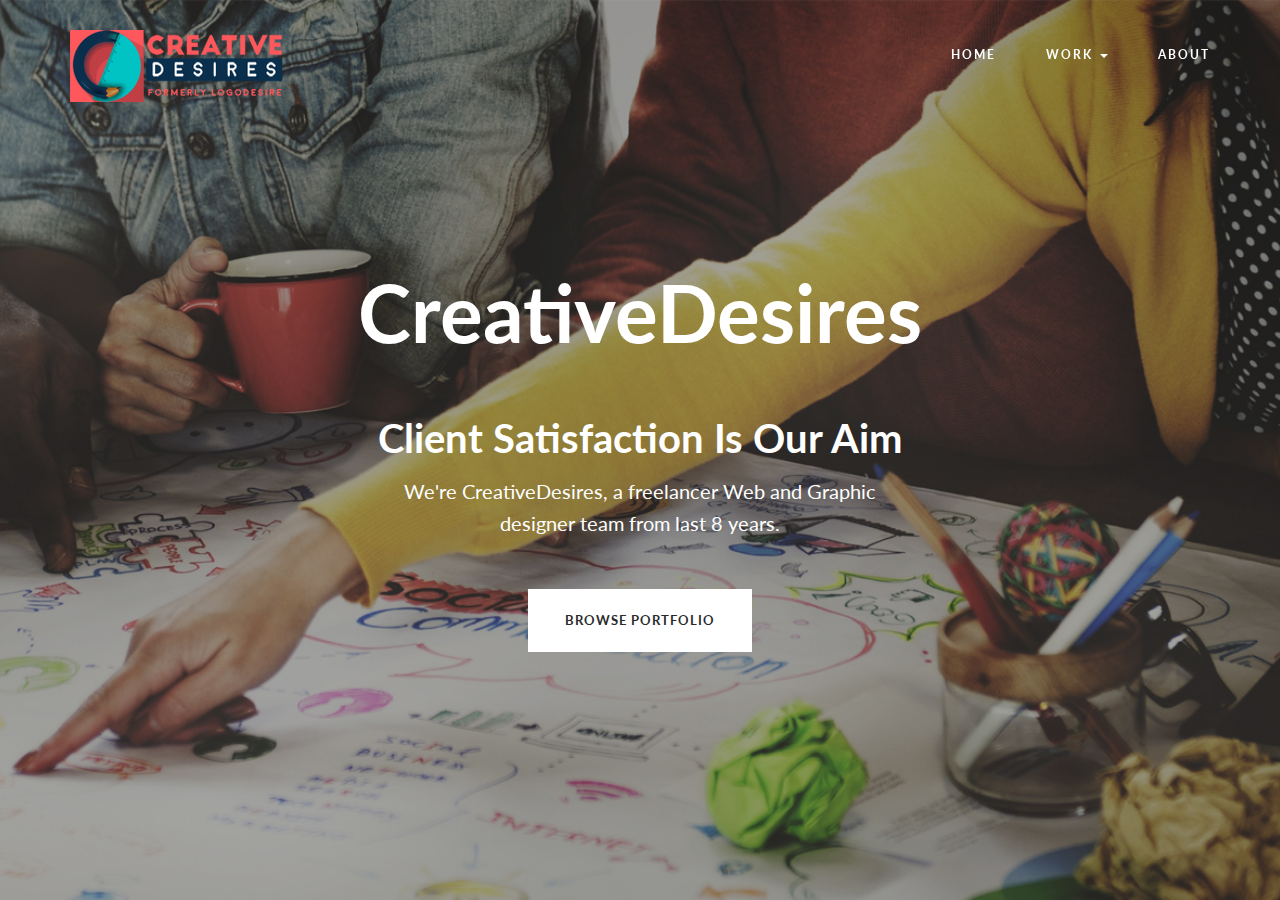
<file: index.html>
<!DOCTYPE html>
<html lang="en">
<head>
  <meta charset="utf-8">
  <meta http-equiv="X-UA-Compatible" content="IE=edge">
  <meta name="viewport" content="width=device-width, initial-scale=1">
  <!-- The above 3 meta tags *must* come first in the head; any other head content must come *after* these tags -->

  <title>Home | CreativeDesires</title>

  <link rel="apple-touch-icon" sizes="57x57" href="assets/images/apple-icon-57x57.png">

    <link rel="apple-touch-icon" sizes="60x60" href="assets/images/apple-icon-60x60.png">

    <link rel="apple-touch-icon" sizes="72x72" href="assets/images/apple-icon-72x72.png">

    <link rel="apple-touch-icon" sizes="76x76" href="assets/images/apple-icon-76x76.png">

    <link rel="apple-touch-icon" sizes="114x114" href="assets/images/apple-icon-114x114.png">

    <link rel="apple-touch-icon" sizes="120x120" href="assets/images/apple-icon-120x120.png">

    <link rel="apple-touch-icon" sizes="144x144" href="assets/images/apple-icon-144x144.png">

    <link rel="apple-touch-icon" sizes="152x152" href="assets/images/apple-icon-152x152.png">

    <link rel="apple-touch-icon" sizes="180x180" href="assets/images/apple-icon-180x180.png">

    <link rel="icon" type="png" sizes="192x192"  href="assets/images/android-icon-192x192.png">

    <link rel="icon" type="png" sizes="32x32" href="assets/images/favicon-32x32.png">

    <link rel="icon" type="png" sizes="96x96" href="assets/images/favicon-96x96.png">

    <link rel="icon" type="png" sizes="16x16" href="assets/images/favicon-16x16.png">

    <link rel="manifest" href="assets/images/manifest.json">

  <!-- Fonts -->
  <link href="https://fonts.googleapis.com/css?family=Lato:400,400i,700" rel="stylesheet">
  <link href="assets/vendor/fontawasome/css/font-awesome.min.css" rel="stylesheet" />

  <!-- CSS -->
  <link href="assets/vendor/bootstrap/css/bootstrap.min.css" rel="stylesheet" />
  <link href="assets/vendor/lity/lity.min.css" rel="stylesheet" />

  <!-- Main CSS-->
  <link href="assets/css/style.css" rel="stylesheet" />

  <!-- HTML5 shim and Respond.js for IE8 support of HTML5 elements and media queries -->
  <!-- WARNING: Respond.js doesn't work if you view the page via file:// -->
  <!--[if lt IE 9]>
    <script src="https://oss.maxcdn.com/html5shiv/3.7.2/html5shiv.min.js"></script>
    <script src="https://oss.maxcdn.com/respond/1.4.2/respond.min.js"></script>
  <![endif]-->

</head>
<body class="white-nav">


<nav class="navbar navbar-default navbar-fixed-top" id="nav">
  <div class="container">

    <div class="navbar-header">
      <button type="button" class="navbar-toggle collapsed" data-toggle="collapse" data-target="#bs-example-navbar-collapse-1" aria-expanded="false">
        <span class="sr-only">Toggle navigation</span>
        <span class="icon-bar"></span>
        <span class="icon-bar"></span>
        <span class="icon-bar"></span>
      </button>
      <a href="index.html" class=""><img src="assets/images/logo.png" alt=""></a>
    </div> <!-- /.navbar-header -->

    <div class="collapse navbar-collapse" id="bs-example-navbar-collapse-1">
      <ul class="nav navbar-nav navbar-right">
        <li>
          <a href="index.html">Home </a>

        </li>

        <li class="dropdown">
          <a href="#" class="dropdown-toggle" data-toggle="dropdown" role="button" aria-haspopup="true" aria-expanded="false">Work <span class="caret"></span></a>
          <ul class="dropdown-menu">
            <li><a  href="logo.html">Logo</a></li>
            <li><a href="business-cards.html">Business Card</a></li>
            <li><a href="illustrations.html">Illustrations</a></li>
            <li><a href="brochure.html">Brochure</a></li>
			<li><a href="tshirt.html">Tshirt</a></li>
            <li><a href="website.html">Websites</a></li>
            <li><a href="app.html">App</a></li>
            
           
          </ul>
        </li>

        <li class=''>
          <a class='' href="about.html">About </a>

        </li>



      
      </ul>
    </div> <!-- /.collapse -->

  </div> <!-- /.container -->
</nav>


<div class="intro7">
  <div class="content">
    <h1 class="scrollreveal">CreativeDesires</h1>
    <h2 class="scrollreveal">Client Satisfaction Is Our Aim</h2>

    <p class="scrollreveal">We're CreativeDesires, a freelancer Web and Graphic designer team from last 8 years.</p>

    <div class="scrollreveal">
      <a href="logo.html" class="btn btn-white">Browse Portfolio</a>
    </div>
  </div> <!-- /.content -->
</div> <!-- /.intro7 -->


<script src="assets/js/jquery-2.2.4.min.js"></script>
<script src="assets/vendor/bootstrap/js/bootstrap.min.js"></script>
<script src="assets/vendor/scrollreveal/scrollreveal.min.js"></script>
<script src="assets/vendor/lity/lity.min.js"></script>
<script src="assets/vendor/match-height/jquery.matchHeight-min.js"></script>
<script src="assets/contact-form/js/validator.min.js"></script>
<script src="assets/contact-form/js/form-scripts.js"></script>
<script src="assets/js/scripts.js"></script>
</body>
</html>
</file>
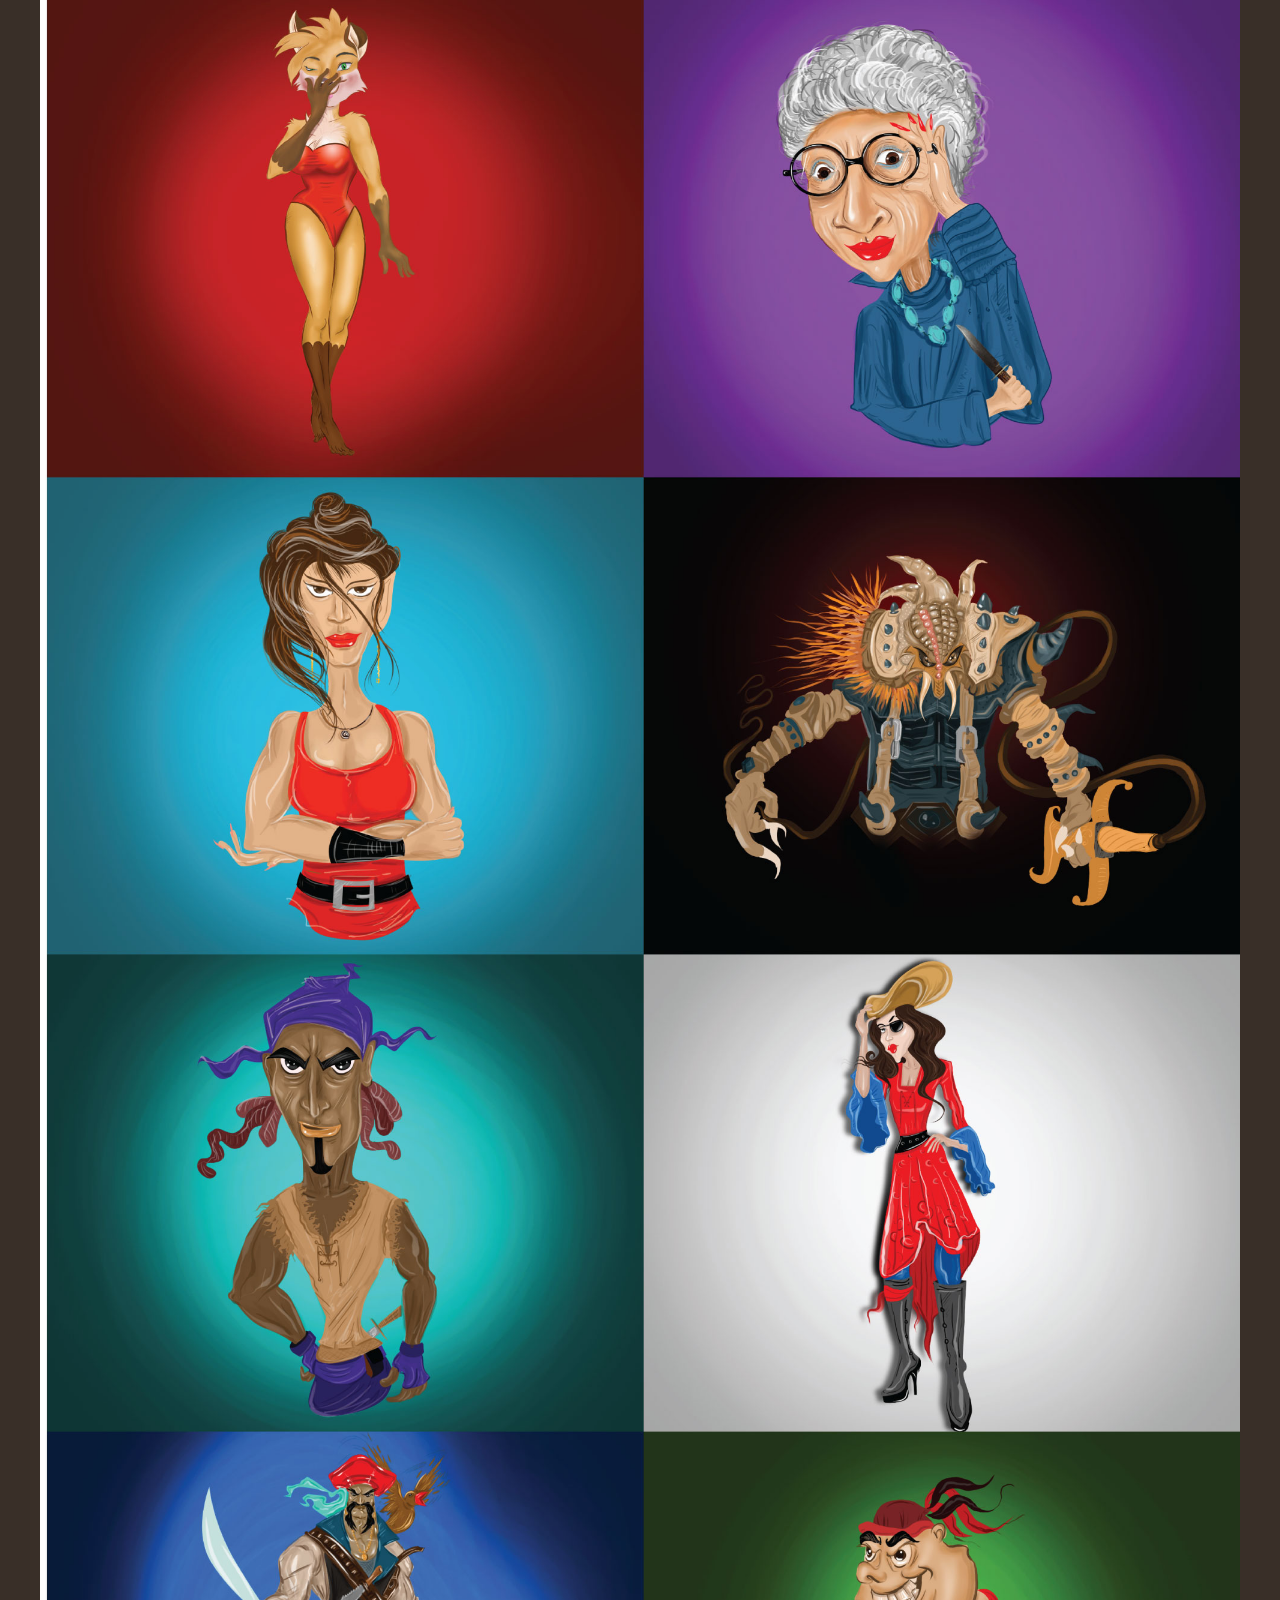
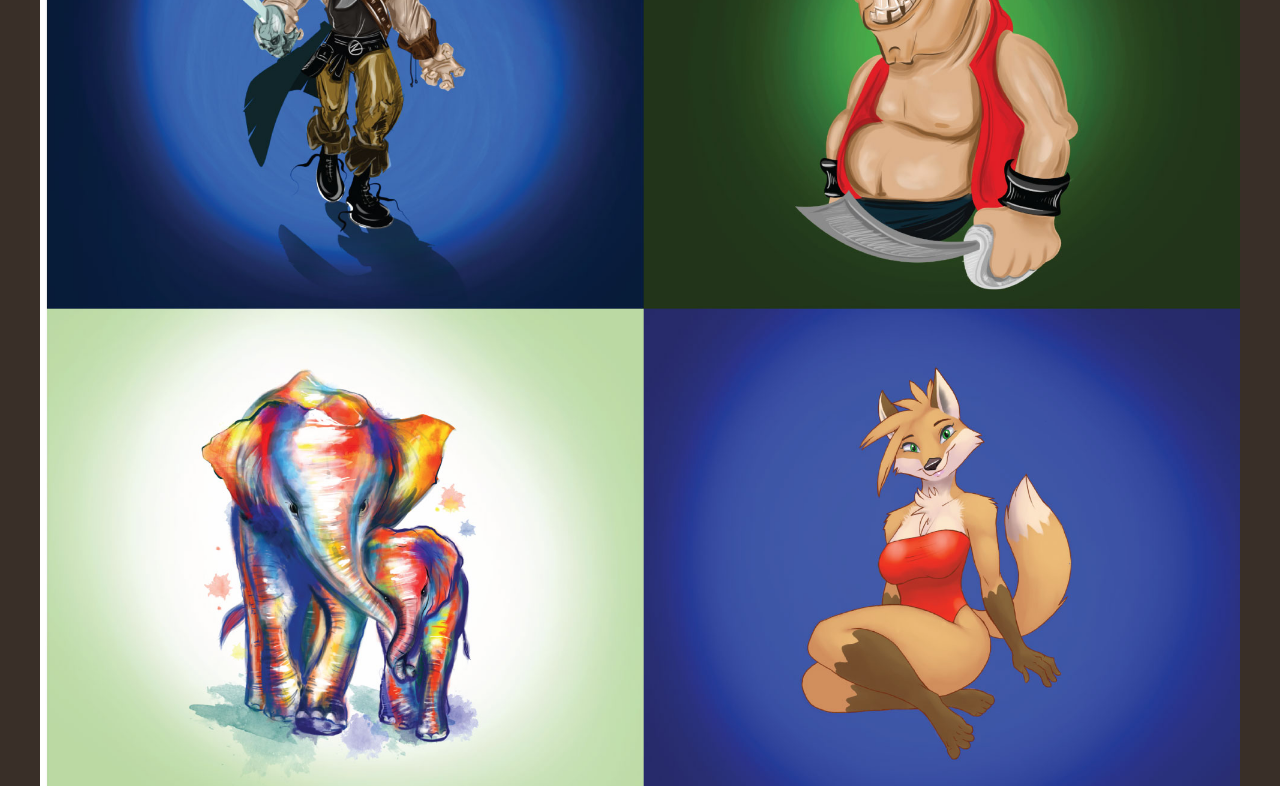
<file: samples/illustration/index.html>
<!doctype html>
<html class="no-js" lang="en">

<head>
    <meta charset="utf-8">
    <meta http-equiv="x-ua-compatible" content="ie=edge">
    <title>Illustration mock up</title>
    <meta name="description" content="">
    <meta name="viewport" content="width=device-width, initial-scale=1">
    <link rel="shortcut icon" href="favicon.ico" type="image/x-icon" />
    <!--=== Reset Css ===-->
    <link rel="stylesheet" href="assets/css/normalize.css">
    <!--=== Animate ===-->
    <link rel="stylesheet" href="assets/css/plugin/animate.css">
    <!--=== Hover Animation ===-->
    <link rel="stylesheet" href="assets/css/plugin/hover-min.css">
    <!--=== Bootstrap ===-->
    <link rel="stylesheet" href="assets/css/bootstrap.min.css">
    <!--=== Fontawesome icon ===-->
    <link rel="stylesheet" href="assets/css/fontawesome-all.min.css">
    <!--=== Owl carousel ===-->
    <link rel="stylesheet" href="assets/css/plugin/owl.carousel.min.css">
    <!--=== Magnific PopUp ===-->
    <link rel="stylesheet" href="assets/css/plugin/magnific-popup.css">
    <!--=== Main Css ===-->
    <link rel="stylesheet" href="assets/css/style.css">
    <!--=== Responsive Css ===-->
    <link rel="stylesheet" href="assets/css/responsive.css">
    <script src="assets/js/vendor/modernizr-2.8.3.min.js"></script>
</head>

<body>
    <!--[if lt IE 8]>
            <p class="browserupgrade">You are using an <strong>outdated</strong> browser. Please <a href="http://browsehappy.com/">upgrade your browser</a> to improve your experience.</p>
        <![endif]-->
    <!--===============================================================================-->

    <!--====== Header Start ======-->



   
<main>
  <div class="hero">
   
    <img src="assets/img/cloud.jpg" />
   
  </div>
 
</main



    <!--==================================================================-->
    <script type="text/javascript" src="assets/js/jquery-3.2.0.min.js"></script>
    <script>
        window.jQuery || document.write('<script src="assets/js/vendor/jquery-1.12.0.min.js"><\/script>')

    </script>
    <!--=== All Plugin ===-->
    <script type="text/javascript" src="assets/js/bootstrap.min.js"></script>
    <script type="text/javascript" src="assets/js/plugin/wow.min.js"></script>
    <script type="text/javascript" src="assets/js/plugin/owl.carousel.min.js"></script>
    <script type="text/javascript" src="assets/js/plugin/jquery.magnific-popup.min.js"></script>

    <!--=== All Active ===-->
    <script type="text/javascript" src="assets/js/main.js"></script>

</body>

</html>
</file>
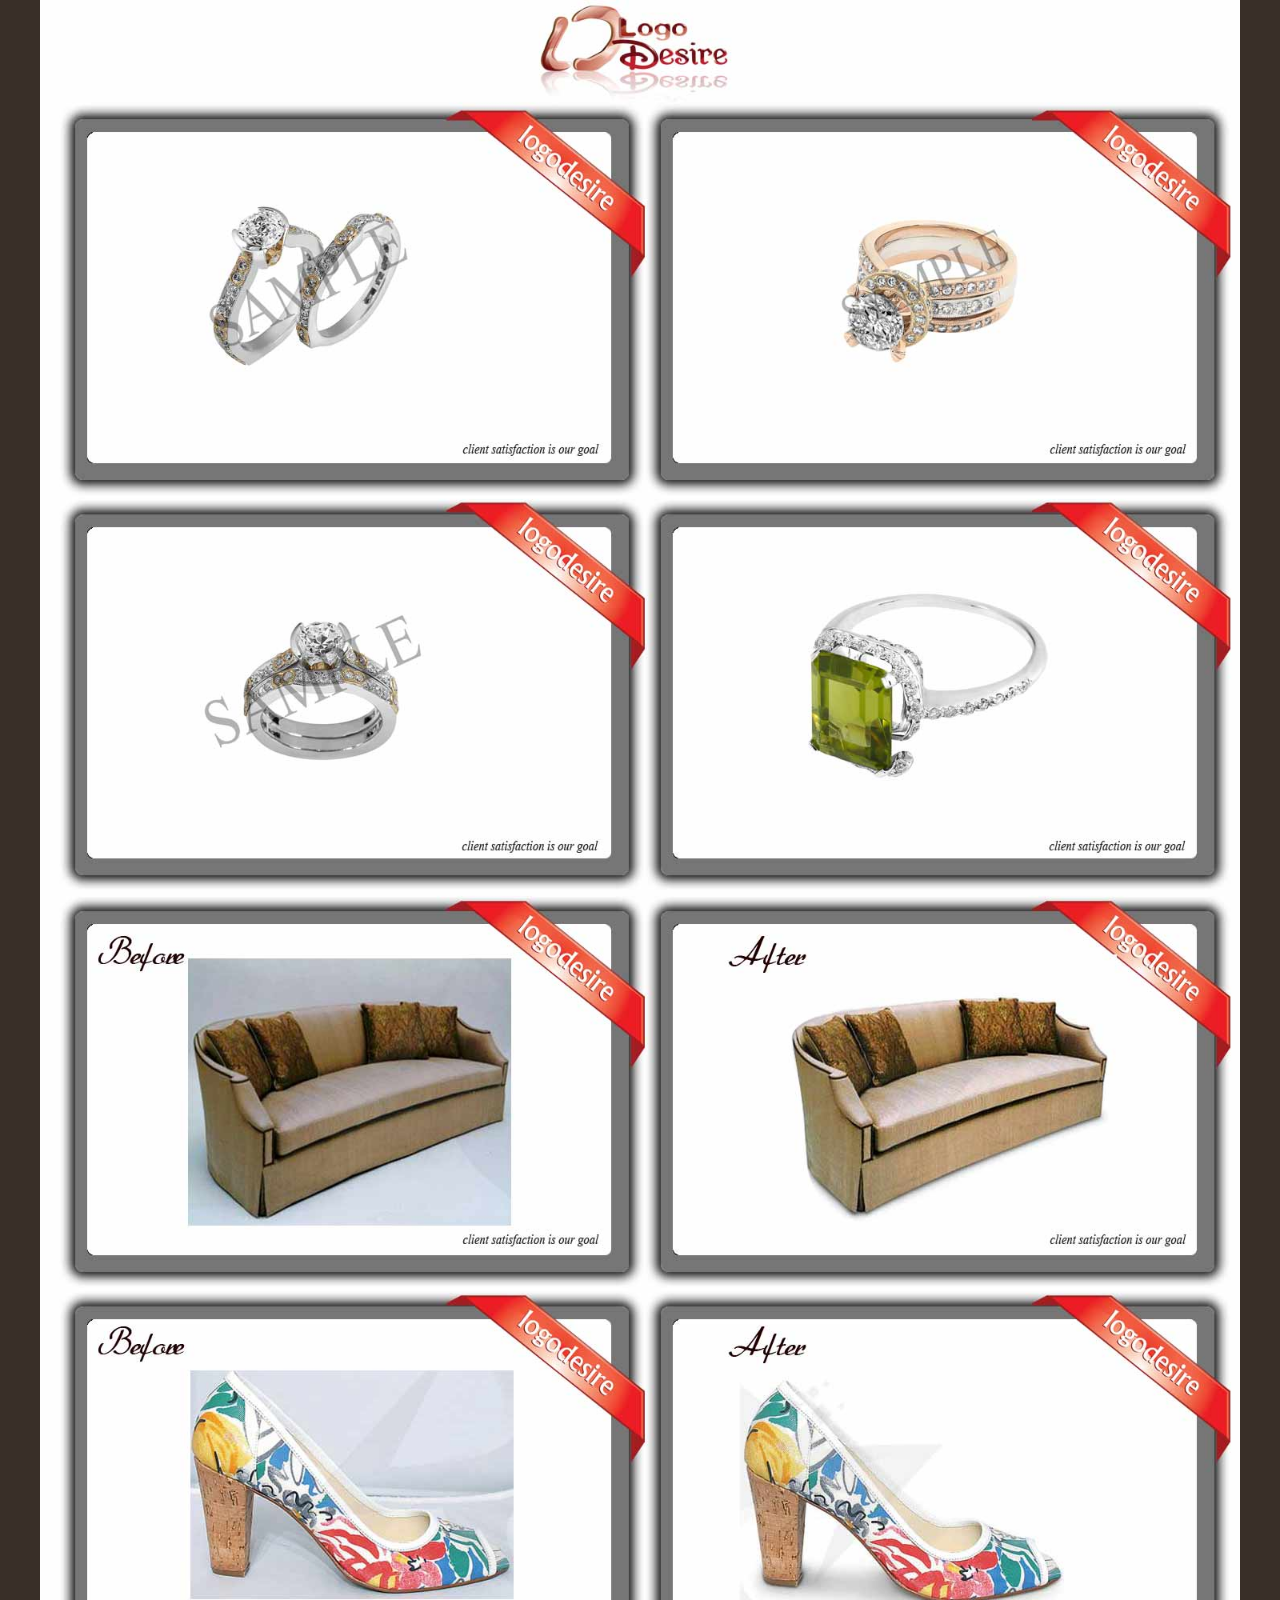
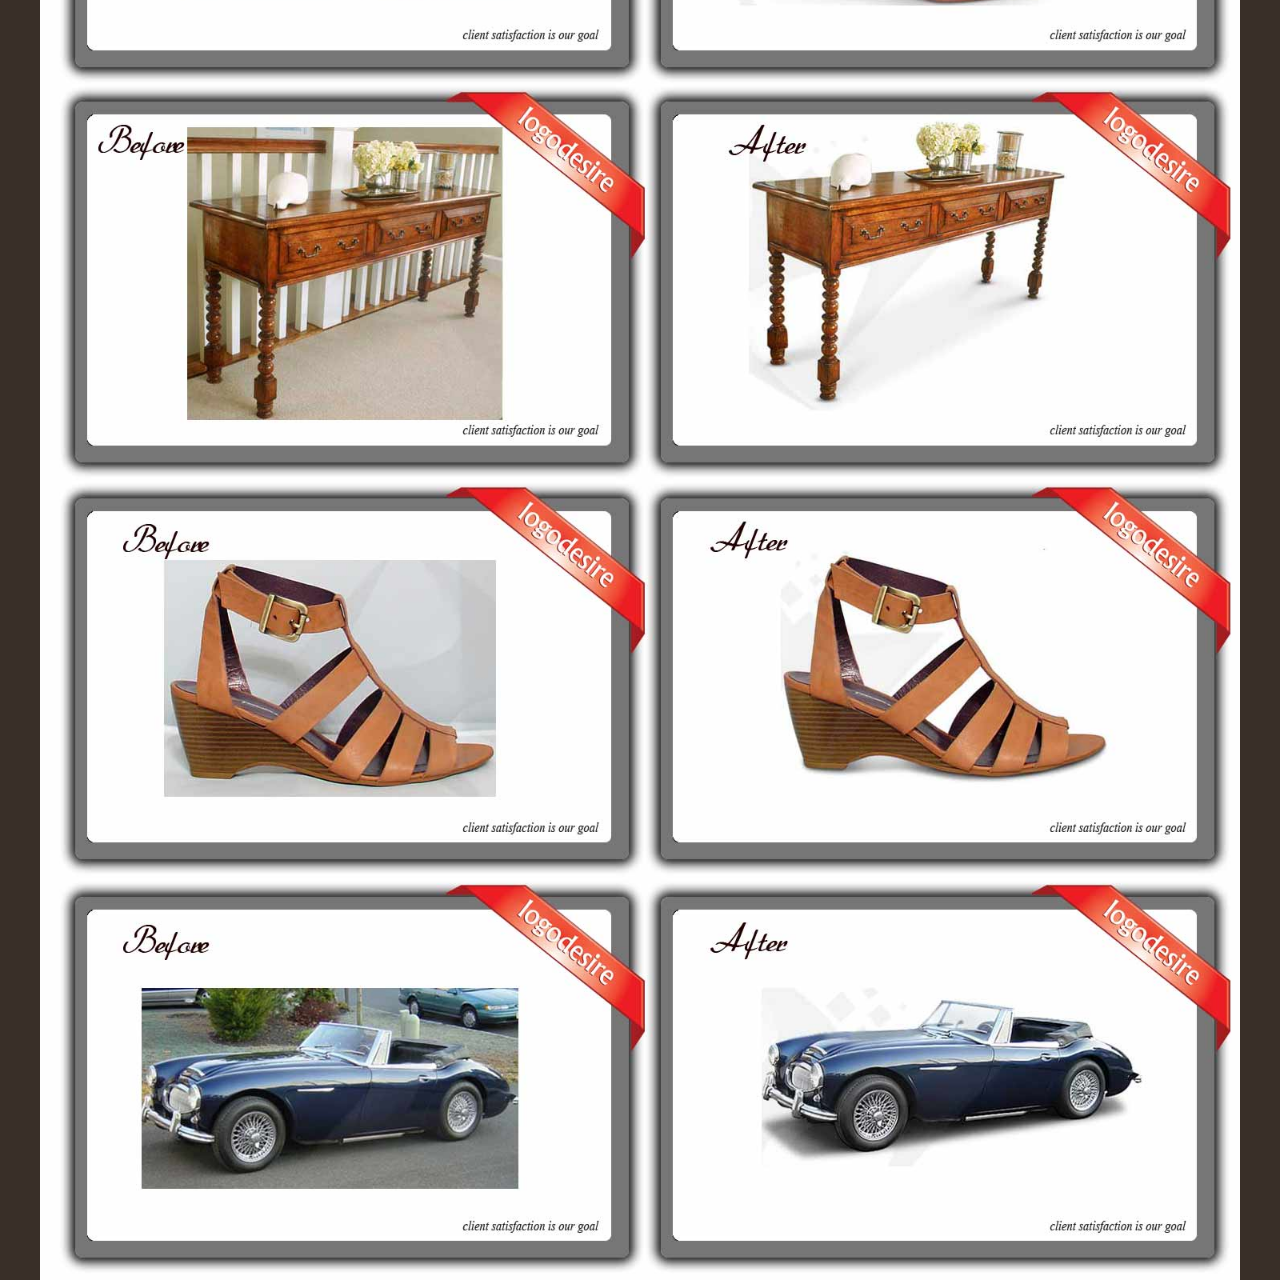
<file: samples/retouch/index.html>
<!doctype html>
<html class="no-js" lang="en">

<head>
    <meta charset="utf-8">
    <meta http-equiv="x-ua-compatible" content="ie=edge">
    <title>Retouch mock up</title>
    <meta name="description" content="">
    <meta name="viewport" content="width=device-width, initial-scale=1">
    <link rel="shortcut icon" href="favicon.ico" type="image/x-icon" />
    <!--=== Reset Css ===-->
    <link rel="stylesheet" href="assets/css/normalize.css">
    <!--=== Animate ===-->
    <link rel="stylesheet" href="assets/css/plugin/animate.css">
    <!--=== Hover Animation ===-->
    <link rel="stylesheet" href="assets/css/plugin/hover-min.css">
    <!--=== Bootstrap ===-->
    <link rel="stylesheet" href="assets/css/bootstrap.min.css">
    <!--=== Fontawesome icon ===-->
    <link rel="stylesheet" href="assets/css/fontawesome-all.min.css">
    <!--=== Owl carousel ===-->
    <link rel="stylesheet" href="assets/css/plugin/owl.carousel.min.css">
    <!--=== Magnific PopUp ===-->
    <link rel="stylesheet" href="assets/css/plugin/magnific-popup.css">
    <!--=== Main Css ===-->
    <link rel="stylesheet" href="assets/css/style.css">
    <!--=== Responsive Css ===-->
    <link rel="stylesheet" href="assets/css/responsive.css">
    <script src="assets/js/vendor/modernizr-2.8.3.min.js"></script>
</head>

<body>
    <!--[if lt IE 8]>
            <p class="browserupgrade">You are using an <strong>outdated</strong> browser. Please <a href="http://browsehappy.com/">upgrade your browser</a> to improve your experience.</p>
        <![endif]-->
    <!--===============================================================================-->

    <!--====== Header Start ======-->



   
<main>
  <div class="hero">
   
    <img src="assets/img/cloud.jpg" />
   
  </div>
 
</main



    <!--==================================================================-->
    <script type="text/javascript" src="assets/js/jquery-3.2.0.min.js"></script>
    <script>
        window.jQuery || document.write('<script src="assets/js/vendor/jquery-1.12.0.min.js"><\/script>')

    </script>
    <!--=== All Plugin ===-->
    <script type="text/javascript" src="assets/js/bootstrap.min.js"></script>
    <script type="text/javascript" src="assets/js/plugin/wow.min.js"></script>
    <script type="text/javascript" src="assets/js/plugin/owl.carousel.min.js"></script>
    <script type="text/javascript" src="assets/js/plugin/jquery.magnific-popup.min.js"></script>

    <!--=== All Active ===-->
    <script type="text/javascript" src="assets/js/main.js"></script>

</body>

</html>
</file>
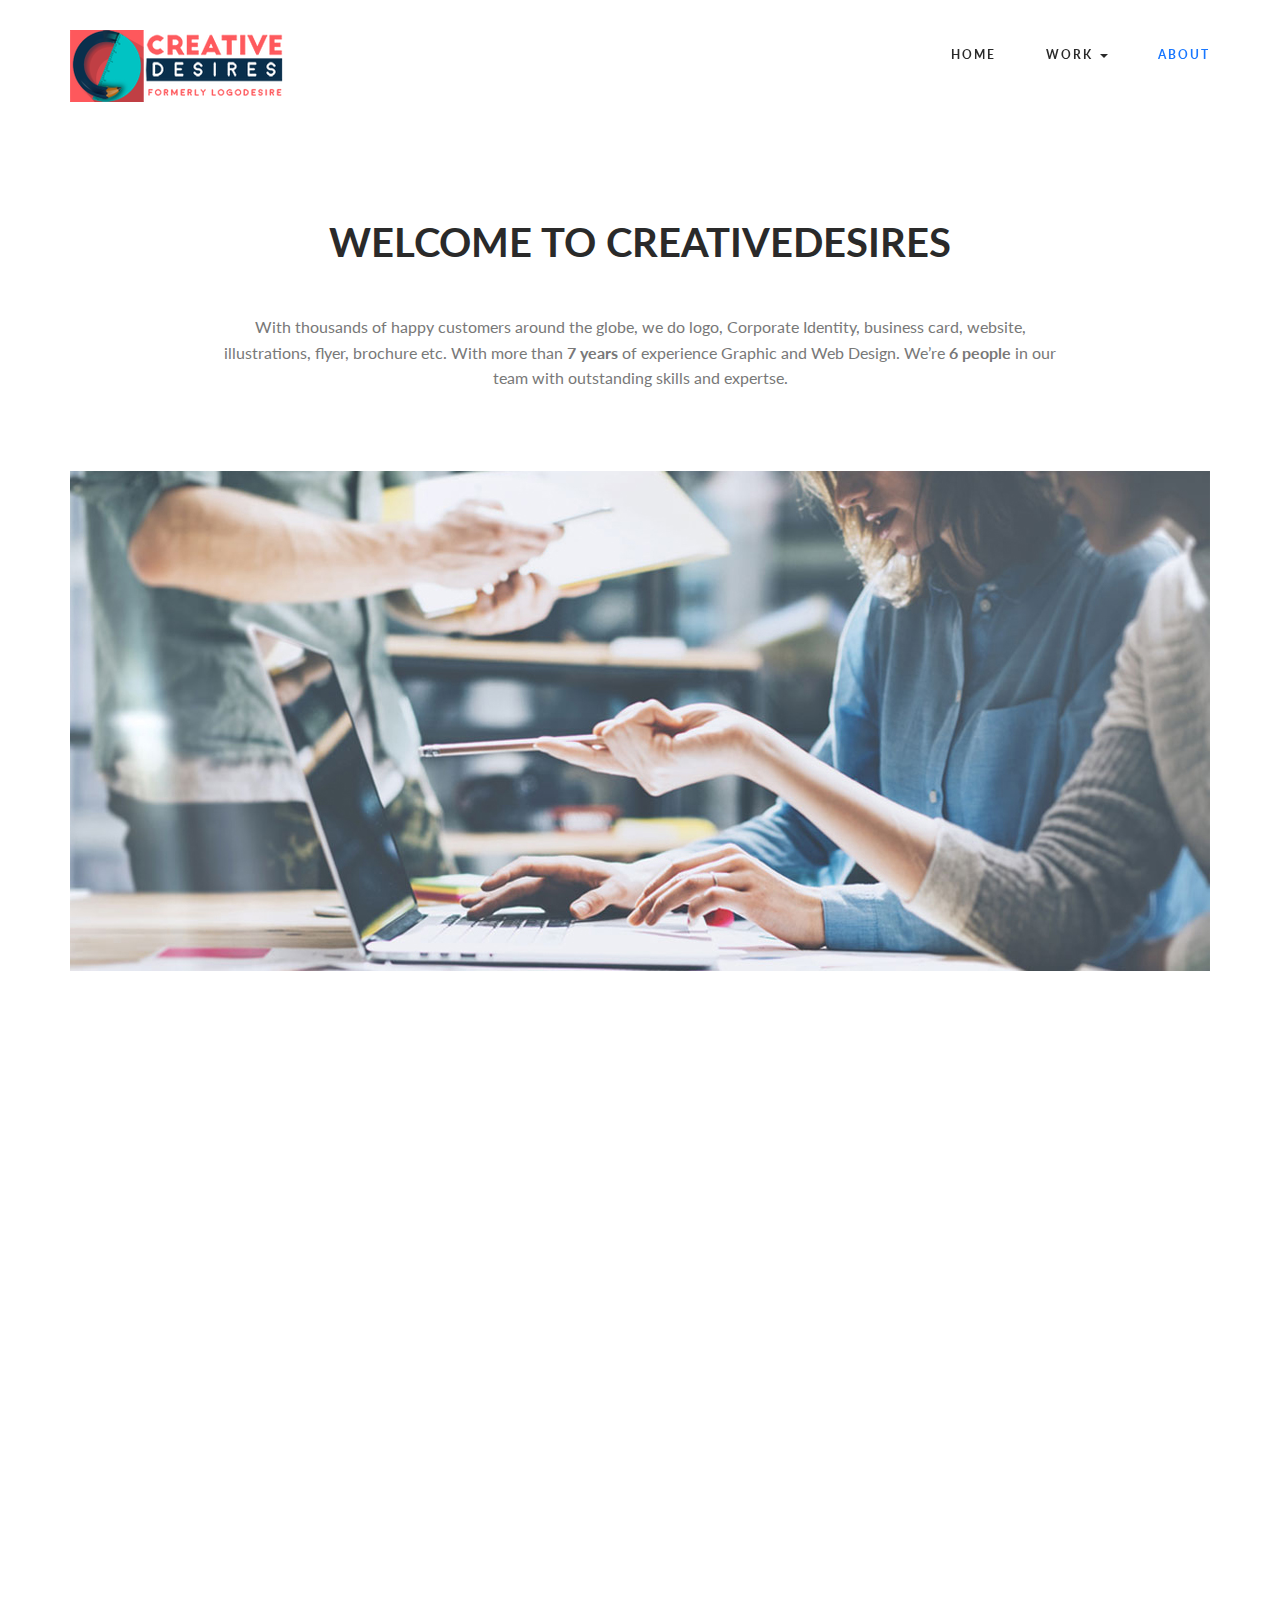
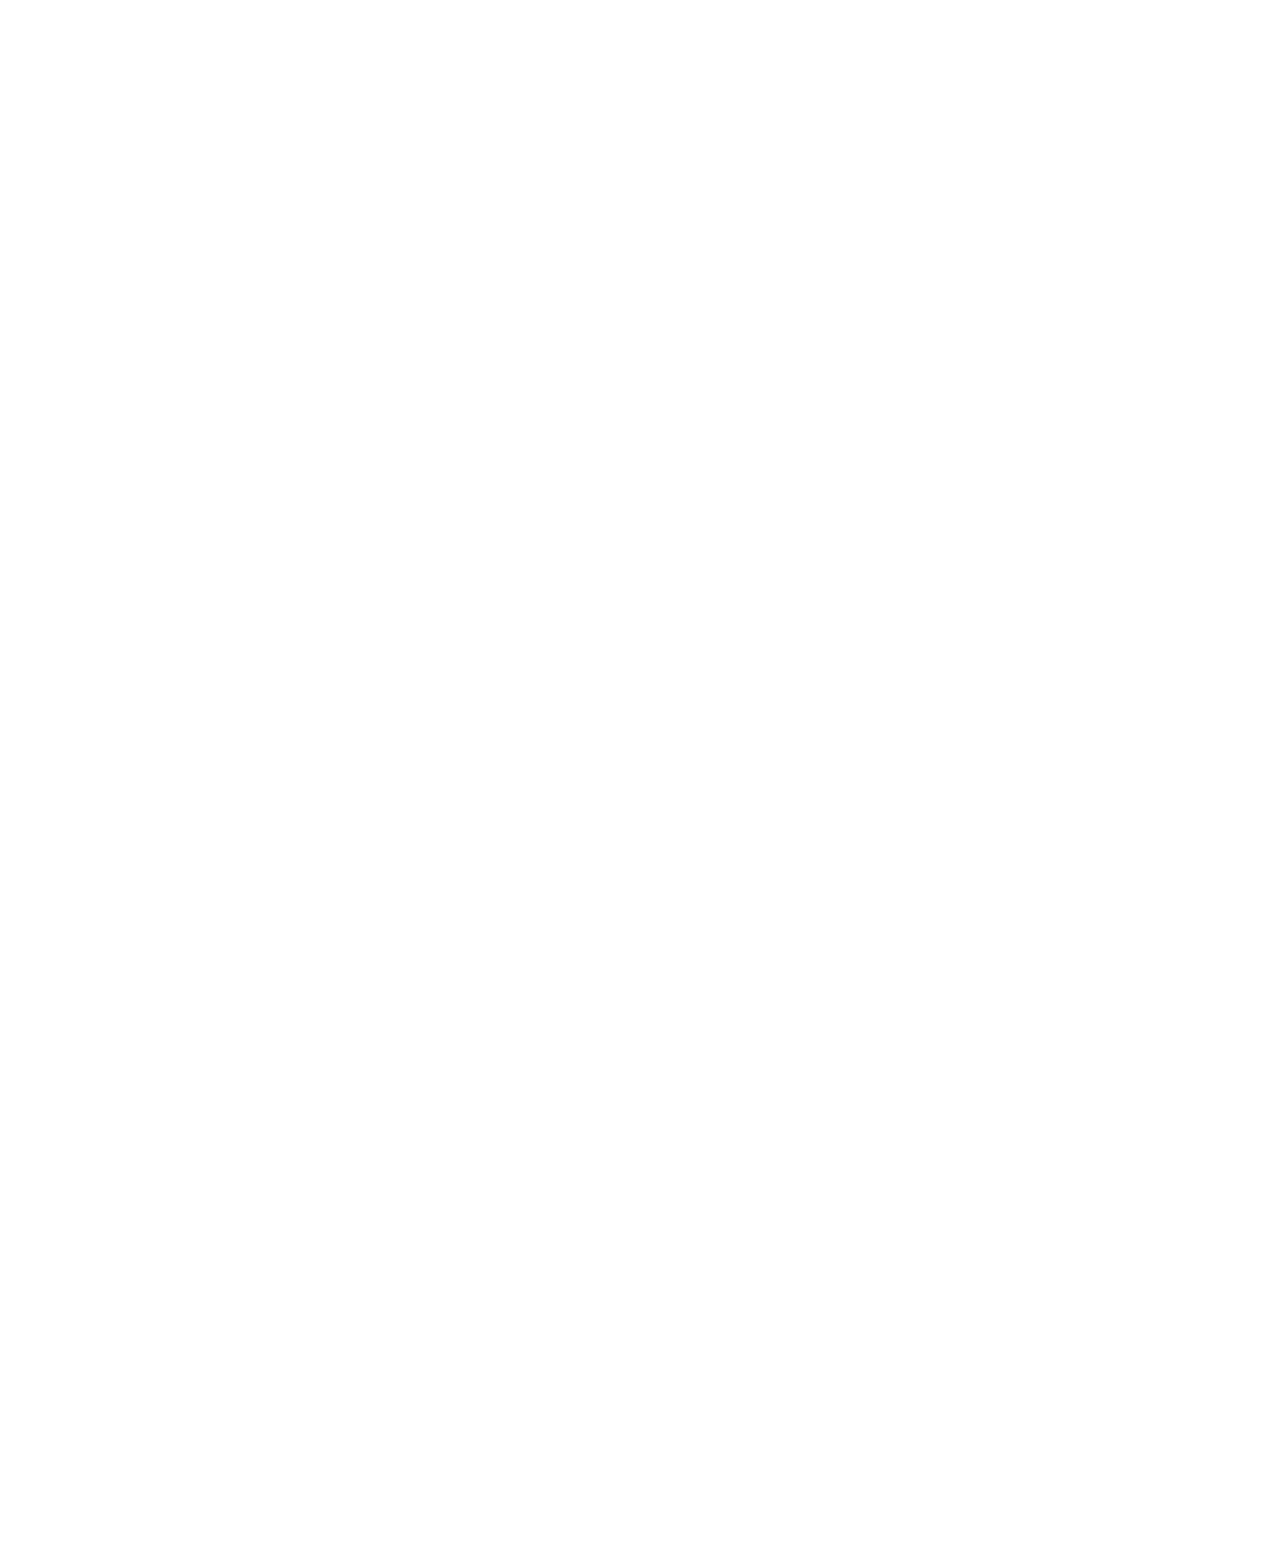
<file: about.html>
<!DOCTYPE html>
<html lang="en">
<head>
  <meta charset="utf-8">
  <meta http-equiv="X-UA-Compatible" content="IE=edge">
  <meta name="viewport" content="width=device-width, initial-scale=1">
  <!-- The above 3 meta tags *must* come first in the head; any other head content must come *after* these tags -->

  <title>About | CreativeDesires</title>

  <link rel="apple-touch-icon" sizes="57x57" href="assets/images/apple-icon-57x57.png">

    <link rel="apple-touch-icon" sizes="60x60" href="assets/images/apple-icon-60x60.png">

    <link rel="apple-touch-icon" sizes="72x72" href="assets/images/apple-icon-72x72.png">

    <link rel="apple-touch-icon" sizes="76x76" href="assets/images/apple-icon-76x76.png">

    <link rel="apple-touch-icon" sizes="114x114" href="assets/images/apple-icon-114x114.png">

    <link rel="apple-touch-icon" sizes="120x120" href="assets/images/apple-icon-120x120.png">

    <link rel="apple-touch-icon" sizes="144x144" href="assets/images/apple-icon-144x144.png">

    <link rel="apple-touch-icon" sizes="152x152" href="assets/images/apple-icon-152x152.png">

    <link rel="apple-touch-icon" sizes="180x180" href="assets/images/apple-icon-180x180.png">

    <link rel="icon" type="png" sizes="192x192"  href="assets/images/android-icon-192x192.png">

    <link rel="icon" type="png" sizes="32x32" href="assets/images/favicon-32x32.png">

    <link rel="icon" type="png" sizes="96x96" href="assets/images/favicon-96x96.png">

    <link rel="icon" type="png" sizes="16x16" href="assets/images/favicon-16x16.png">

    <link rel="manifest" href="assets/images/manifest.json">

  <!-- Fonts -->
  <link href="https://fonts.googleapis.com/css?family=Lato:400,400i,700" rel="stylesheet">
  <link href="assets/vendor/fontawasome/css/font-awesome.min.css" rel="stylesheet" />

  <!-- CSS -->
  <link href="assets/vendor/bootstrap/css/bootstrap.min.css" rel="stylesheet" />
  <link href="assets/vendor/lity/lity.min.css" rel="stylesheet" />

  <!-- Main CSS-->
  <link href="assets/css/style.css" rel="stylesheet" />

  <!-- HTML5 shim and Respond.js for IE8 support of HTML5 elements and media queries -->
  <!-- WARNING: Respond.js doesn't work if you view the page via file:// -->
  <!--[if lt IE 9]>
    <script src="https://oss.maxcdn.com/html5shiv/3.7.2/html5shiv.min.js"></script>
    <script src="https://oss.maxcdn.com/respond/1.4.2/respond.min.js"></script>
  <![endif]-->

</head>
<body>


<nav class="navbar navbar-default navbar-fixed-top" id="nav">
  <div class="container">

    <div class="navbar-header">
      <button type="button" class="navbar-toggle collapsed" data-toggle="collapse" data-target="#bs-example-navbar-collapse-1" aria-expanded="false">
        <span class="sr-only">Toggle navigation</span>
        <span class="icon-bar"></span>
        <span class="icon-bar"></span>
        <span class="icon-bar"></span>
      </button>
      <a href="index.html" class=""><img src="assets/images/logo.png" alt=""></a>
    </div> <!-- /.navbar-header -->

    <div class="collapse navbar-collapse" id="bs-example-navbar-collapse-1">
      <ul class="nav navbar-nav navbar-right">
        <li> <a href="index.html">Home </a>
          
        </li>

        <li class="dropdown">
          <a href="#" class="dropdown-toggle" data-toggle="dropdown" role="button" aria-haspopup="true" aria-expanded="false">Work <span class="caret"></span></a>
          <ul class="dropdown-menu">
            <li><a  href="logo.html">Logo</a></li>
            <li><a href="business-cards.html">Business Card</a></li>
            <li><a href="illustrations.html">Illustrations</a></li>
            <li><a href="brochure.html">Brochure</a></li><li><a  href="tshirt.html">Tshirt</a></li>
            <li><a href="website.html">Websites</a></li>
            <li><a href="app.html">App</a></li>
            
           
          </ul>
        </li>

        <li class='current'>
          <a class='current' href="about.html">About </a>
          
        </li>

        

     
      </ul>
    </div> <!-- /.collapse -->

  </div> <!-- /.container -->
</nav>


<div class="about-agency">
  <div class="container">

    <div class="agency-intro">
      <h1 class="scrollreveal">WELCOME TO CREATIVEDESIRES</h1>
      <p class="scrollreveal">With thousands of happy customers around the globe, we do logo, Corporate Identity, business card, website, illustrations, flyer, brochure etc. With more than <strong>7 years</strong> of experience Graphic and Web Design. We’re <strong>6 people</strong> in our team with outstanding skills and expertse.</p>

      <img src="assets/images/about.jpg" class="img-responsive scrollreveal" alt="" />

    </div> <!-- /.agency-intro -->

    <div class="services">
      <h1 class="scrollreveal">What we can do for you</h1>
      <p class="scrollreveal">I'm afraid I just blue myself. But I bought a yearbook ad from you, doesn't that mean anything anymore? We just call it a sausage.</p>

      <div class="row">
        
        <div class="col-md-3 col-sm-4 col-md-push-2">
          <div class="service-item scrollreveal">
            <ul class="list-unstyled">
              <li><i class="fa fa-eye"></i><h3>Identity</h3></li>
              <li>Brand Development</li>
              <li>Logo Design</li>
              <li>Strategy</li>
              <li>Type Design</li>
            </ul>
          </div> <!-- /.service-item -->
        </div> <!-- /.col-md-3 -->

        <div class="col-md-3 col-sm-4 col-md-push-2">
          <div class="service-item scrollreveal">
            <ul class="list-unstyled">
              <li><i class="fa fa-paint-brush"></i><h3>Design</h3></li>
              <li>Advertisement Designs</li>
              <li>LSocial media Design</li>
              <li>PowerPoint Template</li>
              <li>Banner Design</li>
              <li>Flyer/Poster/Brochure Design</li>
            </ul>
          </div> <!-- /.service-item -->
        </div> <!-- /.col-md-3 -->

        <div class="col-md-3 col-sm-4 col-md-push-2">
          <div class="service-item scrollreveal">
            <ul class="list-unstyled">
              <li><i class="fa fa-code"></i><h3>Development</h3></li>
              <li>PSD to HTML5 based on Twitter Bootstrap</li>
              <li>WordPress theme Customization</li>
              <li>WordPress theme Development</li>
              <li>App UI design</li>
              <li>PSD website mock up</li>
            </ul>
          </div> <!-- /.service-item -->
        </div> <!-- /.col-md-3 -->

      </div> <!-- /.row -->
    </div> <!-- /.agency-services -->

   

    <div class="team">

      <div class="team-intro">
        <h1 class="scrollreveal">Meet the Team</h1>
        <p class="scrollreveal">We're CreativeDesires, a freelancer Web and Graphic designer team from last 6 years.
</p>
      </div> <!-- /.team-intro -->

      <div class="row">

        <div class="col-md-3 col-sm-6">
          <div class="team-member scrollreveal">
            <img src="assets/images/team-member1.jpg" class="img-responsive" alt="" />
            <p>Priyabrata Roy</p>
            <p class="team-role">CEO &amp; Co-Founder</p>
            <ul class="list-unstyled list-inline">
              <li><a href="#"><i class="fa fa-facebook"></i></a></li>
              <li><a href="#"><i class="fa fa-twitter"></i></a></li>
              <li><a href="#"><i class="fa fa-dribbble"></i></a></li>
            </ul>
          </div> <!-- /.team-member -->
        </div> <!-- /.col-md-3 -->

        <div class="col-md-3 col-sm-6">
          <div class="team-member scrollreveal">
            <img src="assets/images/team-member2.jpg" class="img-responsive" alt="" />
            <p>Sudip Roy</p>
            <p class="team-role">Co-Founder &amp; Lead Designer</p>
            <ul class="list-unstyled list-inline">
              <li><a href="#"><i class="fa fa-facebook"></i></a></li>
              <li><a href="#"><i class="fa fa-twitter"></i></a></li>
              <li><a href="#"><i class="fa fa-dribbble"></i></a></li>
            </ul>
          </div> <!-- /.team-member -->
        </div> <!-- /.col-md-3 -->

        <div class="col-md-3 col-sm-6">
          <div class="team-member scrollreveal">
            <img src="assets/images/team-member3.jpg" class="img-responsive" alt="" />
            <p>Nurul Hasan</p>
            <p class="team-role">Web UI &amp; Developer</p>
            <ul class="list-unstyled list-inline">
              <li><a href="#"><i class="fa fa-facebook"></i></a></li>
              <li><a href="#"><i class="fa fa-twitter"></i></a></li>
              <li><a href="#"><i class="fa fa-dribbble"></i></a></li>
            </ul>
          </div> <!-- /.team-member -->
        </div> <!-- /.col-md-3 -->

        <div class="col-md-3 col-sm-6">
          <div class="team-member scrollreveal">
            <img src="assets/images/team-member4.jpg" class="img-responsive" alt="" />
            <p>Shubham Roy</p>
            <p class="team-role">Graphic Designer</p>
            <ul class="list-unstyled list-inline">
              <li><i class="fa fa-facebook"></i></li>
              <li><i class="fa fa-twitter"></i></li>
              <li><i class="fa fa-dribbble"></i></li>
            </ul>
          </div> <!-- /.team-member -->
        </div> <!-- /.col-md-3 -->
		  <div class="col-md-3 col-sm-6">
          <div class="team-member scrollreveal">
            <img src="assets/images/team-member5.jpg" class="img-responsive" alt="" />
            <p>Pritam Hore</p>
            <p class="team-role">Graphic Designer</p>
            <ul class="list-unstyled list-inline">
              <li><i class="fa fa-facebook"></i></li>
              <li><i class="fa fa-twitter"></i></li>
              <li><i class="fa fa-dribbble"></i></li>
            </ul>
          </div> <!-- /.team-member -->
        </div>
		  <div class="col-md-3 col-sm-6">
          <div class="team-member scrollreveal">
            <img src="assets/images/team-member6.jpg" class="img-responsive" alt="" />
            <p>Jeet Putatunda</p>
            <p class="team-role">Graphic Designer</p>
            <ul class="list-unstyled list-inline">
              <li><i class="fa fa-facebook"></i></li>
              <li><i class="fa fa-twitter"></i></li>
              <li><i class="fa fa-dribbble"></i></li>
            </ul>
          </div> <!-- /.team-member -->
        </div>
		  

      </div> <!-- /.row -->
    </div> <!-- /.team -->

  </div> <!-- /.container -->
</div> <!-- /.about-agency -->

<footer class="footer1 scrollreveal">
  <div class="container">
    <div class="row">
      <div class="col-sm-6">
        <div class="brand">
          <p><span>Creative</span>Desires</p>
        </div>
        <div class="copyright">
          <p>2017 &copy; All Rights Reserved</p>
        </div>
      </div> <!-- /.col-md-2 -->

      <div class="col-sm-6">
        <ul class="social list-inline list-unstyled pull-right">
          <li><a href="#"><i class="fa fa-facebook"></i></a></li>
          <li><a href="#"><i class="fa fa-twitter"></i></a></li>
          <li><a href="#"><i class="fa fa-dribbble"></i></a></li>
        </ul>
      </div> <!-- /.col-md-6 -->
    </div> <!-- /.row -->
  </div> <!-- /.container -->
</footer>


<script src="assets/js/jquery-2.2.4.min.js"></script>
<script src="assets/vendor/bootstrap/js/bootstrap.min.js"></script>
<script src="assets/vendor/scrollreveal/scrollreveal.min.js"></script>
<script src="assets/vendor/lity/lity.min.js"></script>
<script src="assets/vendor/match-height/jquery.matchHeight-min.js"></script>
<script src="assets/contact-form/js/validator.min.js"></script>
<script src="assets/contact-form/js/form-scripts.js"></script>
<script src="assets/js/scripts.js"></script>
</body>
</html>
</file>
<file: assets/css/style.css>
/*
Template Name: Reflekt
Theme URI: https://wearekllr.com/demos/reflekt-html
Author: KLLR
Author URI: http://themes.wearekllr.com/
Description: Reflekt - Minimalist Portfolio HTML Template
Version: 1.0
Support: https://kllr.ticksy.com
*/
/*--------------------------------------------------------------
>>> TABLE OF CONTENTS:
----------------------------------------------------------------
01. Base
  01.1 Typography
  01.2 Forms
  01.3 Misc
02. Components
  02.1 Navigation
  02.2 Buttons
  02.3 Footer
03. Layout (page sections)
  03.1 intro
  03.2 Work
  03.3 Single-Work
  03.4 About
  03.5 Blog
  03.6 Single-post
  03.7 Contact
04. Media Queries

--------------------------------------------------------------*/
/*--------------------------------------------------------------
01. Base
--------------------------------------------------------------*/
/**
 * 01.1 Typography
 */
body {
  font-family: 'Lato', sans-serif;
  color: #2A2A2A; }
body.white-nav .navbar-default .navbar-nav > li > a{
  color: #fff;
}
h1 {
  font-weight: 700; }

h2 {
  font-size: 40px;
  font-weight: 700;
  line-height: 1.35em;
  margin-top: 0; }

p {
  font-size: 16px; }

a {
  color: #1977FF;
  text-decoration: none; }

.quote {
  font-style: italic;
  font-size: 26px; }

.light {
  color: #787878; }

/**
 * 01.2 Forms
 */
.form-control {
  font-size: 16px;
  height: 50px;
  border-radius: 0;
  -webkit-box-shadow: none;
  box-shadow: none; }

/**
 * 01.3 Misc.
 */
.container-fluid {
  padding-right: 0px;
  padding-left: 0px; }
  .container-fluid .col-md-6 {
    padding-right: 0px;
    padding-left: 0px; }

.no-gutter > [class*='col-'] {
  padding-right: 0;
  padding-left: 0; }

.row-centered {
  text-align: center; }

.col-centered {
  display: inline-block;
  float: none;
  text-align: left;
  margin-right: -4px; }

/*--------------------------------------------------------------
02. Components
--------------------------------------------------------------*/
/**
 * 02.1 Navigation
 */
.navbar-default {
  background-color: transparent;
  border: none;
  padding-top: 30px; }
  .navbar-default .navbar-brand {
    color: #2A2A2A;
    font-size: 18px;
    font-weight: 700;
    letter-spacing: 1px;
    text-transform: uppercase; }
    .navbar-default .navbar-brand:hover {
      color: #2A2A2A; }
  .navbar-default .navbar-nav > li > a {
    color: #2A2A2A;
    font-size: 12px;
    font-weight: 700;
    letter-spacing: 2px;
    text-transform: uppercase;
    transition: color ease-in-out 300ms;
    -webkit-transition: color ease-in-out 300ms; }
    .navbar-default .navbar-nav > li > a:hover {
      color: #1977FF; }

ul.nav.navbar-nav {
  padding-top: 5px; }

.nav > li > a {
  padding: 10px 25px; }

.navbar-right {
  margin-right: -25px; }

#nav.scrolled {
  background-color: #fff;
  padding-top: 10px;
  padding-bottom: 5px;
  -webkit-box-shadow: 0 2px 20px 0 rgba(26, 26, 26, 0.08);
  box-shadow: 0 2px 20px 0 rgba(26, 26, 26, 0.08);
  transition: all ease-in-out 300ms;
  -webkit-transition: all ease-in-out 300ms; }

.dropdown-menu {
  border-color: #ececec;
  border-radius: 0;
  top: 50px;
  -webkit-box-shadow: 0 8px 25px rgba(30, 30, 30, 0.1);
  box-shadow: 0 8px 25px rgba(30, 30, 30, 0.1);
  padding: 18px 10px 18px 20px; }
  .dropdown-menu > li > a {
    color: #787878;
    font-size: 14px;
    padding-top: 7px;
    padding-bottom: 7px; }

.navbar-default .navbar-nav > .open > a,
.navbar-default .navbar-nav > .open > a:focus {
  color: #1977FF;
  background-color: transparent; }

.dropdown-menu > li > a:focus,
.dropdown-menu > li > a:hover {
  background-color: transparent;
  color: #1977FF; }

.navbar-default .navbar-toggle {
  border: none; }
  .navbar-default .navbar-toggle .icon-bar {
    background-color: #2A2A2A;
    width: 24px;
    height: 3px; }

/* page nav */
.page-nav {
  padding-top: 95px;
  padding-bottom: 30px; }
  .page-nav a {
    font-size: 12px;
    color: #787878;
    text-transform: uppercase;
    text-decoration: none;
    letter-spacing: 1px; }
  .page-nav i {
    font-size: 25px;
    color: #e1e1e1;
    bottom: 5px;
    position: relative; }
  .page-nav h2 {
    font-size: 18px;
    font-weight: 700;
    color: #2A2A2A;
    text-transform: none; }

/**
 * 02.1 Buttons
 */
.btn {
  font-size: 13px;
  font-weight: 700;
  text-transform: uppercase;
  letter-spacing: 1px;
  border-width: 2px;
  border-radius: 0px;
  padding: 20px 35px;
  transition: all ease-in-out 300ms;
  -webkit-transition: all ease-in-out 300ms; }

.btn-default {
  background-color: #1977FF;
  color: #fff;
  border-color: #1977FF; }
  .btn-default:hover {
    background-color: transparent;
    color: #1977FF;
    border-color: #1977FF; }

.btn-dark {
  background-color: #2A2A2A;
  color: #fff;
  border-color: #2A2A2A; }
  .btn-dark:hover {
    background-color: transparent;
    color: #2A2A2A; }

.btn-white {
  background-color: #fff;
  color: #2A2A2A;
  border-color: #fff; }
  .btn-white:hover {
    background-color: transparent;
    color: #fff;
    border-color: #fff; }

.btn-tag {
  background-color: transparent;
  color: #787878;
  border-color: #787878;
  border-width: 1px;
  padding: 8px 12px;
  text-transform: none;
  font-weight: 400;
  margin-bottom: 12px; }
  .btn-tag:hover {
    background-color: #787878;
    color: #fff;
    border-color: #787878; }

/**
* 02.3 Footer
*/
footer .brand {
  text-transform: uppercase;
  font-size: 18px;
  color: #939393; }
  footer .brand span {
    color: #2A2A2A; }
footer .nav-footer a {
  color: #787878;
  font-size: 16px;
  transition: opacity ease-in-out 300ms;
  -webkit-transition: opacity ease-in-out 300ms; }
  footer .nav-footer a:hover {
    color: #1977FF;
    text-decoration: none; }
footer .nav-footer .footer-title {
  font-size: 16px;
  margin-bottom: 20px;
  color: #2A2A2A !important; }
footer .nav-footer li {
  margin-bottom: 10px; }
footer .social {
  text-align: right; }
  footer .social a {
    color: #2A2A2A;
    font-size: 18px; }
  footer .social i {
    transition: transform ease-in-out 300ms;
    -webkit-transition: transform ease-in-out 300ms; }
    footer .social i:hover {
      -webkit-transform: translateY(-3px);
      transform: translateY(-3px); }
  footer .social li {
    margin-left: 6px; }

.footer1 {
  padding-top: 100px;
  padding-bottom: 50px; }

.footer2 {
  text-align: center;
  padding-top: 90px;
  padding-bottom: 30px; }
  .footer2 .brand p {
    font-size: 24px; }
  .footer2 .social {
    text-align: center;
    margin-top: 20px;
    margin-bottom: 30px; }

.footer3 {
  padding-top: 80px;
  padding-bottom: 40px; }
  .footer3 .social {
    text-align: center;
    margin-bottom: 30px; }
    .footer3 .social a {
      font-size: 13px;
      text-transform: uppercase;
      font-weight: 700;
      transition: color ease-in-out 300ms;
      -webkit-transition: color ease-in-out 300ms;
      margin-left: 10px;
      margin-right: 10px; }
      .footer3 .social a:hover {
        color: #1977FF;
        text-decoration: none; }
  .footer3 .copyright {
    text-align: center; }

.copyright p {
  font-size: 14px;
  color: #787878;
  margin-top: 8px; }

/*--------------------------------------------------------------
03. Layout
--------------------------------------------------------------*/
/**
* 03.1 Intro
*/
.intro1 {
  padding-bottom: 110px; }
  .intro1 p {
    font-size: 30px;
    padding: 230px 0px 40px 0px; }

.intro2 {
  text-align: center;
  padding: 240px 0px 130px 0px; }
  .intro2 h1 {
    font-size: 70px;
    font-weight: 700;
    padding-bottom: 50px; }
  .intro2 p {
    font-size: 20px;
    color: #676767;
    padding-bottom: 40px; }

.intro3 {
  text-align: left;
  padding: 200px 0px 100px 0px; }
  .intro3 h1 {
    font-size: 55px;
    padding-bottom: 25px; }
  .intro3 p {
    font-size: 20px;
    color: #676767; }

.intro4 {
  text-align: center;
  padding-top: 280px;
  padding-bottom: 180px; }
  .intro4 h1 {
    font-size: 50px;
    font-weight: 400;
    margin-bottom: 40px; }
  .intro4 p {
    font-size: 20px;
    color: #676767;
    width: 75%;
    margin-left: auto;
    margin-right: auto;
    padding-bottom: 40px; }
  .intro4 .social-links {
    font-size: 14px;
    font-weight: 700; }
    .intro4 .social-links .social-fb {
      color: #3A5B97; }
    .intro4 .social-links .social-twit {
      color: #1EA4F1; }
    .intro4 .social-links .social-insta {
      color: #9C39A4; }
    .intro4 .social-links .social-dbl {
      color: #E84E89; }
    .intro4 .social-links li {
      margin-right: 7px;
      margin-left: 7px; }

.intro5 {
  text-align: left;
  padding: 250px 0px 100px; }
  .intro5 h1 {
    font-size: 50px;
    padding-bottom: 10px; }
  .intro5 h2 {
    font-size: 22px;
    color: #1977FF;
    padding-bottom: 25px; }
  .intro5 p {
    font-size: 20px;
    color: #676767;
    padding-bottom: 35px; }
  .intro5 a {
    color: #a1a1a1;
    transition: color ease-in-out 300ms;
    -webkit-transition: color ease-in-out 300ms; }
    .intro5 a:hover {
      color: #1977FF;
      text-decoration: none; }
  .intro5 li {
    margin-right: 15px; }

.intro6 {
  text-align: left;
  overflow: hidden; }
  .intro6 h1 {
    font-size: 40px;
    padding-bottom: 35px; }
  .intro6 p {
    font-size: 20px;
    color: #676767;
    padding-bottom: 40px; }
  .intro6 a {
    font-weight: 700;
    color: #2A2A2A;
    transition: color ease-in-out 300ms;
    -webkit-transition: color ease-in-out 300ms; }
    .intro6 a:hover {
      color: #1977FF;
      text-decoration: none; }
  .intro6 li {
    margin-right: 15px; }
  .intro6 .intro-half-left {
    display: -ms-flex;
    display: -webkit-flex;
    display: flex;
    height: 100vh;
    padding-left: 80px;
    padding-right: 80px; }
  .intro6 .content {
    margin-top: auto;
    margin-bottom: auto; }
  .intro6 .intro-half-bg {
    height: 100vh;
    width: 100%;
    background-image: url(../images/intro6bg.jpg);
    background-size: cover;
    background-position: center; }

.intro7 {
  background-image: url(../images/intro7bg.jpg);
  background-size: cover;
  background-position: center;
  height: 100vh;
  text-align: center;
  display: -ms-flex;
  display: -webkit-flex;
  display: flex; }
  .intro7 .content {
    margin: auto auto; }
  .intro7 h1 {
    font-size: 80px;
    padding-bottom: 45px;
    color: #fff;
   }
  .intro7 h2{
    color: #fff;
  }
  .intro7 p {
    font-size: 20px;
    line-height: 1.6em;
    padding-bottom: 40px;
    width: 70%;
    margin-left: auto;
    color: #fff;
    margin-right: auto; }

.intro8 {
  text-align: center; }
  .intro8 .frame {
    height: 65vh;
    display: -ms-flex;
    display: -webkit-flex;
    display: flex;
    border: 2px solid #f0f0f0;
    margin-top: 120px; }
    .intro8 .frame .content {
      margin: auto auto; }
  .intro8 h1 {
    font-size: 60px;
    margin-bottom: 45px; }
  .intro8 p {
    font-size: 20px;
    line-height: 1.6em;
    width: 70%;
    margin-left: auto;
    margin-right: auto;
    margin-bottom: 30px; }

.intro9 .bg {
  background-color: #fafafa;
  height: 550px;
  margin-top: 120px;
  margin-bottom: 120px;
  display: -ms-flex;
  display: -webkit-flex;
  display: flex; }
  .intro9 .bg .content {
    margin-top: auto;
    margin-bottom: auto;
    padding-left: 90px; }
.intro9 h1 {
  font-size: 50px;
  margin-bottom: 35px; }
.intro9 p {
  font-size: 18px;
  line-height: 1.6em;
  width: 70%;
  margin-bottom: 30px; }
.intro9 .social-links {
  font-size: 14px;
  font-weight: 700; }
  .intro9 .social-links a {
    color: #2A2A2A;
    transition: color ease-in-out 300ms;
    -webkit-transition: color ease-in-out 300ms; }
    .intro9 .social-links a:hover {
      color: #1977FF;
      text-decoration: none; }
  .intro9 .social-links li {
    margin-right: 15px; }

.intro10 {
  margin-top: 150px;
  margin-bottom: 100px; }
  .intro10 h1 {
    font-size: 50px;
    margin-bottom: 25px; }
  .intro10 p {
    font-size: 18px;
    line-height: 1.6em;
    margin-bottom: 30px; }
  .intro10 .intro-half-left {
    display: -ms-flex;
    display: -webkit-flex;
    display: flex;
    height: 540px; }
    .intro10 .intro-half-left .content {
      margin-top: auto;
      margin-bottom: auto; }

/**
 * 02.2 Work
 */
.work-intro {
  text-align: center;
  margin-top: 200px;
  margin-bottom: 90px; }
  .work-intro h2 {
    font-size: 40px; }
  .work-intro p {
    color: #787878; }

.work a {
  position: relative;
  display: block; }
  .work a:hover .overlay {
    opacity: 1; }
.work img {
  margin-left: auto;
  margin-right: auto;
  margin-bottom: 30px; }
.work .overlay {
  background-color: rgba(255, 255, 255, 0.88);
  position: absolute;
  top: 0;
  bottom: 0;
  left: 0;
  right: 0;
  opacity: 0;
  transition: all ease-in-out 300ms;
  -webkit-transition: all ease-in-out 300ms;
  display: -ms-flex;
  display: -webkit-flex;
  display: flex; }
  .work .overlay .content {
    margin: auto auto; }
  .work .overlay p {
    color: #1977FF;
    font-size: 14px;
    font-weight: 700;
    letter-spacing: 1px;
    text-transform: uppercase; }

.work1-text .text {
  text-align: center;
  font-size: 16px;
  font-weight: 700;
  margin-bottom: 60px; }

.work2-text .text {
  text-align: center;
  font-size: 14px;
  font-weight: 700;
  margin-bottom: 50px; }

.work3 img,
.work4 img {
  margin-bottom: 0; }

/**
 * 03.3 Single-work
 */
.single-work1 {
  text-align: center; }
  .single-work1 img {
    padding-bottom: 30px;
    margin-left: auto;
    margin-right: auto; }

.single-work-intro {
  padding-top: 250px;
  margin-bottom: 70px; }
  .single-work-intro h1 {
    font-size: 55px; }
  .single-work-intro p {
    line-height: 1.6em;
    margin-top: 25px;
    margin-bottom: 25px;
    width: 80%;
    margin-left: auto;
    margin-right: auto; }

.single-work-info li {
  font-size: 14px;
  font-weight: 700;
  text-transform: uppercase;
  color: #787878;
  padding-right: 15px; }

.single-work2 .single-work-intro {
  padding-top: 250px;
  text-align: left; }
  .single-work2 .single-work-intro p {
    margin-left: 0; }
.single-work2 img {
  margin-left: auto;
  margin-right: auto; }
.single-work2 h1 {
  font-size: 55px; }
.single-work2 p {
  padding: 25px 0px 25px 0px; }
.single-work2 .single-work-description {
  padding-top: 100px;
  padding-bottom: 90px; }
.single-work2 h2 {
  font-size: 30px; }
.single-work2 .description-process h3 {
  font-size: 20px; }
.single-work2 .description-process span {
  color: #a1a1a1;
  padding-right: 10px; }
.single-work2 .description-process p {
  font-size: 16px; }

.single-work3 {
  padding-top: 260px; }
  .single-work3 h1 {
    font-size: 48px; }
  .single-work3 .single-work-intro {
    border: 2px solid #e1e1e1;
    padding: 70px 60px 135px 60px;
    margin-bottom: 0; }
    .single-work3 .single-work-intro p {
      margin-left: 0;
      width: 100%; }
  .single-work3 img {
    margin-bottom: 30px;
    margin-left: auto;
    margin-right: auto; }

.single-work4 {
  overflow-x: hidden;
  position: relative; }
  .single-work4 .single-work-intro {
    height: 100vh;
    display: -ms-flex;
    display: -webkit-flex;
    display: flex;
    padding-top: 0;
    padding-left: 60px;
    padding-right: 60px;
    margin-bottom: 0; }
    .single-work4 .single-work-intro p {
      margin-left: 0;
      width: 100%; }
  .single-work4 .content {
    margin-top: auto;
    margin-bottom: auto; }
  .single-work4 .work-half-bg {
    background-image: url(../images/single-work4.jpg);
    background-size: cover;
    background-position: center;
    height: 100vh;
    width: 100%; }
  .single-work4 .page-nav {
    padding: 0px !important;
    position: absolute;
    bottom: 30px;
    left: 0;
    right: 0; }

/* single work video */
.single-work-video img {
  padding-bottom: 0; }

a.video-player {
  background-size: 100%;
  background-position: center;
  background-repeat: no-repeat;
  width: 750px;
  height: 420px;
  margin-top: 100px;
  margin-left: auto;
  margin-right: auto;
  display: -ms-flex;
  display: -webkit-flex;
  display: flex;
  position: relative; }

.play-button {
  margin: auto auto; }
  .play-button img {
    transition: all ease-in-out 300ms;
    -webkit-transition: all ease-in-out 300ms; }
    .play-button img:hover {
      -webkit-transform: scale(1.08);
      transform: scale(1.08); }

/**
 * 03.4 About
 */
.agency-intro {
  text-align: center;
  padding-top: 200px;
  padding-bottom: 70px; }
  .agency-intro h1 {
    font-size: 40px;
    padding-bottom: 40px; }
  .agency-intro p {
    color: #787878;
    line-height: 1.6em;
    padding-bottom: 70px;
    width: 75%;
    margin-left: auto;
    margin-right: auto; }

.services {
  padding-top: 80px; }
  .services h1 {
    text-align: center;
    font-size: 40px;
    padding-bottom: 30px; }
  .services p {
    text-align: center;
    color: #787878;
    line-height: 1.6em;
    width: 70%;
    margin-left: auto;
    margin-right: auto;
    margin-bottom: 80px; }

.service-item i {
  font-size: 28px;
  color: #1977FF;
  display: inline-block;
  margin-right: 15px; }
.service-item h3 {
  font-size: 24px;
  color: #2A2A2A;
  display: inline-block; }
.service-item li:first-child {
  padding-bottom: 30px;
  margin: 0px !important; }
.service-item li {
  color: #A1A1A1;
  font-size: 18px;
  margin-bottom: 18px; }

.about-agency .quote {
  text-align: center;
  padding-top: 140px;
  padding-bottom: 150px; }
  .about-agency .quote p {
    font-size: 30px;
    font-style: italic;
    width: 75%;
    margin-left: auto;
    margin-right: auto; }

.team {
  padding-bottom: 90px; }

.team-intro h1 {
  text-align: center;
  font-size: 40px;
  padding-bottom: 30px; }
.team-intro p {
  text-align: center;
  color: #787878;
  line-height: 1.6em;
  width: 70%;
  margin-left: auto;
  margin-right: auto;
  margin-bottom: 70px; }

.team-member {
  text-align: center; }
  .team-member img {
    margin-left: auto;
    margin-right: auto; }
  .team-member p {
    font-size: 20px;
    padding-top: 30px; }
  .team-member .team-role {
    font-size: 16px;
    color: #787878;
    padding: 0px 0px 10px 0px; }
  .team-member i {
    font-size: 16px;
    color: #2A2A2A; }

/* about solo */
.about-solo1 {
  overflow-x: hidden; }

.about-half-bg {
  height: 100vh;
  width: 100%;
  background-image: url(../images/about-solo1.jpg);
  background-size: cover;
  background-position: center; }

.about-solo-wrap {
  height: 100vh;
  display: -ms-flex;
  display: -webkit-flex;
  display: flex; }
  .about-solo-wrap .content {
    padding-left: 60px;
    padding-right: 60px;
    margin-top: auto;
    margin-bottom: auto; }
  .about-solo-wrap h2 {
    font-size: 50px;
    margin-bottom: 35px; }
  .about-solo-wrap p {
    color: #787878;
    line-height: 1.6em;
    margin-bottom: 30px; }
  .about-solo-wrap .social-links {
    font-size: 14px;
    font-weight: 700;
    margin-top: 20px; }
    .about-solo-wrap .social-links .social-fb {
      color: #3A5B97; }
    .about-solo-wrap .social-links .social-twit {
      color: #1EA4F1; }
    .about-solo-wrap .social-links .social-insta {
      color: #9C39A4; }
    .about-solo-wrap .social-links .social-dbl {
      color: #E84E89; }
    .about-solo-wrap .social-links li {
      margin-right: 15px; }

.about-solo2 img {
  margin-top: 200px;
  margin-bottom: 130px; }
.about-solo2 h2 {
  text-align: center;
  font-size: 40px;
  margin-bottom: 40px; }
.about-solo2 p {
  color: #787878;
  text-align: center; }

.about-solo2-intro p {
  line-height: 1.6em;
  width: 70%;
  margin-left: auto;
  margin-right: auto; }

/**
 * 03.5 Blog
 */
.blog1-sidebar {
  padding-top: 200px;
  padding-bottom: 50px; }
  .blog1-sidebar .sidebar input#search.form-control {
    border-radius: 0; }
  .blog1-sidebar .sidebar .form-control {
    margin-bottom: 50px; }
  .blog1-sidebar .sidebar h3 {
    font-size: 16px;
    text-transform: uppercase;
    letter-spacing: 1px;
    margin-bottom: 18px; }
  .blog1-sidebar .sidebar-categories {
    margin-bottom: 48px; }
    .blog1-sidebar .sidebar-categories a {
      color: #787878;
      line-height: 2; }
  .blog1-sidebar .sidebar-recent {
    margin-bottom: 48px; }
    .blog1-sidebar .sidebar-recent .sidebar-recent-post {
      margin-bottom: 15px; }
      .blog1-sidebar .sidebar-recent .sidebar-recent-post a {
        color: #787878;
        display: block; }
  .blog1-sidebar .sidebar-tags li {
    margin-bottom: 10px; }

.blog1 {
  padding-top: 200px;
  padding-bottom: 20px; }

.blog-post {
  padding-bottom: 100px; }
  .blog-post img {
    padding-bottom: 50px; }
  .blog-post h1 {
    font-size: 36px;
    margin-bottom: 5px; }
  .blog-post .light {
    font-size: 16px;
    color: #a1a1a1; }
  .blog-post .blog-post-text {
    color: #787878;
    margin: 20px 0px; }
  .blog-post a.read-more {
    color: #2A2A2A;
    text-transform: uppercase;
    letter-spacing: 2px; }
    .blog-post a.read-more:hover {
      color: #1977FF;
      text-decoration: none; }

.blog-post-box {
  margin-bottom: 110px;
  display: -ms-flex;
  display: -webkit-flex;
  display: flex; }
  .blog-post-box .post-box-image {
    background-size: cover;
    background-position: center;
    width: 100%; }
  .blog-post-box .box-thumb1 {
    background-image: url(../images/blog-post3.jpg); }
  .blog-post-box .box-thumb2 {
    background-image: url(../images/blog-post4.jpg); }
  .blog-post-box .box-thumb3 {
    background-image: url(../images/blog-post5.jpg); }
  .blog-post-box .post-box-content {
    background-color: #fbfbfb;
    padding: 40px 30px 45px 40px;
    position: relative; }
    .blog-post-box .post-box-content h1 {
      font-size: 22px;
      margin-bottom: 5px; }
    .blog-post-box .post-box-content .light {
      margin-bottom: 40px; }
    .blog-post-box .post-box-content p {
      font-size: 16px; }
    .blog-post-box .post-box-content .blog-post-text {
      margin-bottom: 80px; }
    .blog-post-box .post-box-content a {
      color: #2A2A2A;
      font-weight: 700;
      font-size: 12px;
      text-transform: uppercase;
      letter-spacing: 2px;
      padding-bottom: 15px; }
    .blog-post-box .post-box-content hr {
      margin-top: 10px;
      border: 1px solid #e1e1e1;
      width: 100%; }

.blog3 {
  padding-top: 200px;
  padding-bottom: 50px; }
  .blog3 img {
    margin-left: auto;
    margin-right: auto; }
  .blog3 .blog-post-box-alt {
    margin-bottom: 30px; }
    .blog3 .blog-post-box-alt .post-box-content-alt {
      background-color: #fbfbfb;
      padding: 40px 45px 50px 45px;
      position: relative; }
      .blog3 .blog-post-box-alt .post-box-content-alt h1 {
        font-size: 22px;
        margin-bottom: 5px; }
      .blog3 .blog-post-box-alt .post-box-content-alt .light {
        margin-bottom: 35px; }
      .blog3 .blog-post-box-alt .post-box-content-alt p {
        font-size: 16px;
        color: #787878; }

/**
 * 03.6 Single Post
 */
.single-post1 {
  padding-top: 280px;
  padding-bottom: 140px;
  overflow-x: hidden; }
  .single-post1 .sidebar input#search.form-control {
    border-radius: 0; }
  .single-post1 .sidebar .form-control {
    margin-bottom: 50px; }
  .single-post1 .sidebar h3 {
    font-size: 16px;
    text-transform: uppercase;
    letter-spacing: 1px;
    margin-bottom: 18px; }
  .single-post1 .sidebar-categories {
    margin-bottom: 48px; }
    .single-post1 .sidebar-categories a {
      color: #787878;
      line-height: 2; }
  .single-post1 .sidebar-recent {
    margin-bottom: 48px; }
    .single-post1 .sidebar-recent .sidebar-recent-post {
      margin-bottom: 15px; }
      .single-post1 .sidebar-recent .sidebar-recent-post a {
        color: #787878; }
  .single-post1 .sidebar-tags li {
    margin-bottom: 10px; }
  .single-post1 .quote p {
    font-size: 26px;
    font-style: italic;
    line-height: 1.65em;
    text-align: center;
    padding-bottom: 50px; }
  .single-post1 img {
    margin-bottom: 40px;
    margin-left: auto;
    margin-right: auto; }
  .single-post1 hr {
    border-top: 2px solid #eee; }

.single-post-intro {
  padding-bottom: 45px; }
  .single-post-intro img {
    padding-bottom: 40px; }
  .single-post-intro h1 {
    font-size: 42px; }
  .single-post-intro p {
    font-size: 16px; }

.post-text {
  padding-top: 10px;
  padding-bottom: 20px; }
  .post-text p {
    padding-bottom: 30px;
    line-height: 1.5; }

.single-post-info {
  padding-top: 70px;
  padding-bottom: 60px; }

.post-author img {
  position: relative;
  bottom: 10px; }
.post-author p {
  margin: 0px; }
.post-author .author-info {
  position: relative;
  left: 20px; }
  .post-author .author-info a {
    text-transform: uppercase;
    font-size: 12px;
    font-weight: 700;
    letter-spacing: 1; }
.post-author .light {
  font-size: 16px;
  font-weight: 400; }

/**
 * 03.7 Contact
 */
.contact .form-group {
  margin-bottom: 30px; }

.contact-intro {
  padding-bottom: 140px; }
  .contact-intro h1 {
    font-size: 40px;
    padding-bottom: 20px; }
  .contact-intro p {
    font-size: 20px; }

.contact1 {
  padding-top: 240px;
  padding-bottom: 130px; }
  .contact1 .contact-info .contact-info-title {
    font-size: 22px;
    font-weight: 700;
    margin-bottom: 20px; }
  .contact1 .contact-info p {
    font-size: 16px; }

.contact2 {
  padding-top: 260px;
  padding-bottom: 100px; }
  .contact2 .contact-intro {
    text-align: center; }
  .contact2 h2 {
    font-size: 22px;
    margin-bottom: 50px; }
  .contact2 .contact-info p {
    font-size: 16px;
    font-weight: 700;
    margin-top: 20px; }

.contact3 {
  padding: 260px 0px 140px 0px; }
  .contact3 .contact-intro {
    text-align: center;
    padding-bottom: 75px; }
  .contact3 #contactForm {
    width: 750px;
    margin-left: auto;
    margin-right: auto; }

/*--------------------------------------------------------------
04. Media queries
--------------------------------------------------------------*/
@media only screen and (max-width: 1200px) {
  .single-work3 h1 {
    font-size: 40px; }
  .single-work3 .single-work-intro {
    padding: 50px 40px 70px 40px; } }
@media only screen and (max-width: 992px) {
  .intro6 .intro-half-left {
    height: auto;
    padding-top: 150px;
    padding-bottom: 50px; }
  .intro6 .intro-half-bg {
    height: 300px; }

  .single-work3 .single-work-intro {
    border: none;
    text-align: center; }

  .team {
    padding-bottom: 20px; }

  .agency-intro p {
    width: 100%; }

  .team-member {
    margin-bottom: 50px; }

  .about-solo2-intro p {
    width: 100%; }

  .blog-post-box {
    flex-direction: column; }
    .blog-post-box .post-box-image {
      height: 260px; }

  .contact2 {
    padding-bottom: 100px; }
    .contact2 .contact-info {
      margin-bottom: 50px; }

  .contact3 #contactForm {
    width: 100%; } }
@media only screen and (max-width: 768px) {
  ul.nav.navbar-nav {
    background-color: #fff;
    -webkit-box-shadow: 0 2px 20px 0 rgba(26, 26, 26, 0.08);
    box-shadow: 0 2px 20px 0 rgba(26, 26, 26, 0.08); }

  .intro4 h1 {
    font-size: 35px; }
  .intro4 p {
    width: 100%; }
  .intro4 .social-links li {
    margin-right: 4px;
    margin-left: 4px; }

  .intro7 h1 {
    font-size: 60px; }

  .intro8 .frame {
    border: none; }
  .intro8 p {
    width: 80%; }

  .intro9 .bg .content {
    padding-left: 30px; }
  .intro9 p {
    width: 90%; }

  .services {
    text-align: center; }
    .services p {
      width: 100%; }

  .service-item {
    margin-bottom: 60px; }

  .about-agency .quote p {
    width: 100%; }

  .team-intro p {
    width: 100%; }

  .blog3 {
    text-align: center; }
    .blog3 .blog-post-box-alt .post-box-content-alt {
      background-color: #fff;
      padding-left: 15px;
      padding-right: 15px; }

  .contact1 .contact-intro {
    text-align: center;
    padding-bottom: 40px; }
  .contact1 .contact-info {
    text-align: center; }
    .contact1 .contact-info .contact-info-title {
      margin-top: 40px; }

  .footer1 {
    text-align: center; }
    .footer1 .social {
      text-align: center;
      float: none !important;
      margin-top: 20px; } }
@media only screen and (max-width: 750px) {
  a.video-player {
    width: 100%; } }
@media only screen and (max-width: 480px) {
  .intro6 .intro-half-left {
    padding-left: 30px;
    padding-right: 20px; }
  .intro6 li {
    margin-right: 3px; } }
@media only screen and (max-width: 320px) {
  .intro4 h1 {
    font-size: 35px; }
  .intro4 p {
    width: 100%; }
  .intro4 .social-links li {
    margin-right: 2px;
    margin-left: 2px; }

  .intro5 li {
    margin-right: 3px; }

  .intro7 h1 {
    font-size: 40px; }
  .intro7 p {
    width: 100%; }

  .intro8 .frame {
    margin-bottom: 40px; } }

/************************custom css*************************/
.filters {margin-bottom: 10px}
.filters li a{color: #2A2A2A;
    font-size: 12px;
    font-weight: 700;
    letter-spacing: 2px;
    text-transform: uppercase;
    transition: color ease-in-out 300ms;
    -webkit-transition: color ease-in-out 300ms;}
a.current {color: #1977FF !important;}
</file>
<file: samples/illustration/assets/css/style.css>
/*------------------------------------------------------------------
[Master Stylesheet]

Project:    Project Name
Version:    1.0
Last change:    24/03/17 [fixed Float bug, vf]
Author Name: Author Name
Primary use:    Project Type
-------------------------------------------------------------------*/


/*------------------------------------------------------------------
[Table of contents]

1. Body
2.
-------------------------------------------------------------------*/

/*
==========================================
    GOOGLE FONTS CSS
==========================================
*/

/**************************************
    font-family: 'Raleway', sans-serif;
*/@import url('https://fonts.googleapis.com/css?family=Raleway:300,400,500,600,700');

/***********************************
    font-family: 'Lato', sans-serif;
*/@import url('https://fonts.googleapis.com/css?family=Lato:300,400,700,900');

/***********************************
    font-family: 'Open Sans', sans-serif;
*/@import url('https://fonts.googleapis.com/css?family=Open+Sans:400,600,700');


.p0{ padding:0 !important;}
.p-t-10{ padding-top:10px !important; }
.p-t-20{ padding-top:20px !important; }
.p-t-30{ padding-top:30px !important; }
.p-t-40{ padding-top:40px !important; }
.p-t-50{ padding-top:50px !important; }
.p-t-60{ padding-top:60px !important; }
.p-t-70{ padding-top:70px !important; }
.p-t-80{ padding-top:80px !important; }

.p-b-10{ padding-bottom:10px !important; }
.p-b-20{ padding-bottom:20px !important; }
.p-b-30{ padding-bottom:30px !important; }
.p-b-40{ padding-bottom:40px !important; }
.p-b-50{ padding-bottom:50px !important; }
.p-b-60{ padding-bottom:60px !important; }

.m0{ margin:0 !important;}
.m-t-10{ margin-top:10px !important; }
.m-t-20{ margin-top:20px !important; }
.m-t-30{ margin-top:30px !important; }
.m-t-40{ margin-top:40px !important; }
.m-t-50{ margin-top:50px !important; }
.m-t-80{ margin-top:80px !important; }

.m-b-10{ margin-bottom:10px !important; }
.m-b-20{ margin-bottom:20px !important; }
.m-b-30{ margin-bottom:30px !important; }
.m-b-40{ margin-bottom:40px !important; }
.m-b-50{ margin-bottom:50px !important; }
.m-b-60{ margin-bottom:60px !important; }
.m-b-70{ margin-bottom:70px !important; }
.m-b-80{ margin-bottom:80px !important; }

.p-l-10{ padding-left:10px !important;}
.p-l-20{ padding-left:20px !important;}

.p-r-10{ padding-right:10px !important;}
.p-r-20{ padding-right:20px !important;}

.spaser-50{ height:50px;}
.spaser-60{ height:60px;}
.spaser-70{ height:70px;}
.spaser-80{ height:80px;}
.spaser-90{ height:90px;}
.spaser-100{ height:100px;}
.spaser-110{ height:110px;}
.spaser-120{ height:120px;}

/*
==========================================
    Reset Css
==========================================
*/

html,
body{
	width: 100%;
	height: 100%;
	font-family: 'Raleway', sans-serif;
}
ul {
    margin: 0;
    padding: 0;
}
ul li {
    list-style: none;
}
h1,
h2,
h3,
h4,
h5,
h6,
p {
    margin: 0;
}
.section-padding {
    padding: 90px 0;
}
/*
==========================================
    HEADER CSS
==========================================
*/
@import url(https://fonts.googleapis.com/css?family=Expletus+Sans:600);
/*==========SCALE-IN==========*/
@-webkit-keyframes scale-in {
     0%   {transform: scale(10, 10); opacity: 0;}
    100% {transform: scale(1, 1); opacity: 1;}
}

@keyframes scale-in {
    0%   {transform: scale(10, 10); opacity: 0;}
    100% {transform: scale(1, 1);  opacity: 1;}
}
/*==========ROLL-OUT==========*/
@-webkit-keyframes roll-out {
    0%   {width: 0;}
    100% {width: 100%; }
}
@keyframes roll-out {
    0%   {width: 0;}
    100% {width: 100%; }
}
body{
   background: #392f28;
}
main{
  width: 100%;
  overflow: hidden;
  font-family: 'Expletus Sans', cursive;
}
.hero{
  width: 100%;
  max-width: 1200px;
  height: 100%;
  text-align: center;
  margin: 0 auto;
  background: #392f28;
  position: relative; 
  color: #392f28;
}

.hero h1{
  font-size: 4.1em;
  margin: auto;
  position: absolute; 
  top: 120px;
  left: 0;
  right: 0;
  bottom: 0;
  z-index: 1;
}
.hero p{
  font-size: 1.5em;
  margin: auto;
  position: absolute; 
  top: 220px;
  left: 0;
  right: 0;
  bottom: 0;
   z-index: 1;
}
.hero img{
  width: 100%;
}
.bar{
  width: 100%;
  height: 200px;
  background: -moz-linear-gradient(289deg, #c60a09 0%, #f23332 36%, #c60a09 100%);
  background: -webkit-linear-gradient(289deg, #c60a09 0%, #f23332 36%, #c60a09 100%);
  background: -ms-linear-gradient(289deg, #c60a09 0%, #f23332 36%, #c60a09 100%);
  background: linear-gradient(161deg, #c60a09 0%, #f23332 36%, #c60a09 100%);
  opacity: 0.3;
  position: absolute; 
  z-index: 0;
  left: 0;
  top: 90px;
  -ms-transform-origin: 100% 0%;
  -webkit-transform-origin: 100% 0%;
  transform-origin: 100% 0%;
   -webkit-animation: roll-out 1.2s ease-out ;
  -moz-animation: roll-out 1.2s ease-out ;
    animation: roll-out 1.2s ease-out ; 
}
.hero h1, .hero p{
  -webkit-animation: scale-in 1.3s ease-out;
  -moz-animation: scale-in 1.3s  ease-out;
    animation: scale-in 1.3s ease-out; 
}


@media all and (max-width: 768px) {
  .hero{
    height: 100%;
  }
  .bar{
    height: 26vw;
    top: 10vw;
  }
  .hero h1{
    font-size: 8vw;
    top: 13vw;
  }
  .hero p{
    font-size: 3vw;
    top: 27vw;
  }
 
}
</file>
<file: samples/illustration/assets/css/responsive.css>
/*******************************
	All Responsive Code
*******************************/
</file>
<file: samples/retouch/assets/css/style.css>
/*------------------------------------------------------------------
[Master Stylesheet]

Project:    Project Name
Version:    1.0
Last change:    24/03/17 [fixed Float bug, vf]
Author Name: Author Name
Primary use:    Project Type
-------------------------------------------------------------------*/


/*------------------------------------------------------------------
[Table of contents]

1. Body
2.
-------------------------------------------------------------------*/

/*
==========================================
    GOOGLE FONTS CSS
==========================================
*/

/**************************************
    font-family: 'Raleway', sans-serif;
*/@import url('https://fonts.googleapis.com/css?family=Raleway:300,400,500,600,700');

/***********************************
    font-family: 'Lato', sans-serif;
*/@import url('https://fonts.googleapis.com/css?family=Lato:300,400,700,900');

/***********************************
    font-family: 'Open Sans', sans-serif;
*/@import url('https://fonts.googleapis.com/css?family=Open+Sans:400,600,700');


.p0{ padding:0 !important;}
.p-t-10{ padding-top:10px !important; }
.p-t-20{ padding-top:20px !important; }
.p-t-30{ padding-top:30px !important; }
.p-t-40{ padding-top:40px !important; }
.p-t-50{ padding-top:50px !important; }
.p-t-60{ padding-top:60px !important; }
.p-t-70{ padding-top:70px !important; }
.p-t-80{ padding-top:80px !important; }

.p-b-10{ padding-bottom:10px !important; }
.p-b-20{ padding-bottom:20px !important; }
.p-b-30{ padding-bottom:30px !important; }
.p-b-40{ padding-bottom:40px !important; }
.p-b-50{ padding-bottom:50px !important; }
.p-b-60{ padding-bottom:60px !important; }

.m0{ margin:0 !important;}
.m-t-10{ margin-top:10px !important; }
.m-t-20{ margin-top:20px !important; }
.m-t-30{ margin-top:30px !important; }
.m-t-40{ margin-top:40px !important; }
.m-t-50{ margin-top:50px !important; }
.m-t-80{ margin-top:80px !important; }

.m-b-10{ margin-bottom:10px !important; }
.m-b-20{ margin-bottom:20px !important; }
.m-b-30{ margin-bottom:30px !important; }
.m-b-40{ margin-bottom:40px !important; }
.m-b-50{ margin-bottom:50px !important; }
.m-b-60{ margin-bottom:60px !important; }
.m-b-70{ margin-bottom:70px !important; }
.m-b-80{ margin-bottom:80px !important; }

.p-l-10{ padding-left:10px !important;}
.p-l-20{ padding-left:20px !important;}

.p-r-10{ padding-right:10px !important;}
.p-r-20{ padding-right:20px !important;}

.spaser-50{ height:50px;}
.spaser-60{ height:60px;}
.spaser-70{ height:70px;}
.spaser-80{ height:80px;}
.spaser-90{ height:90px;}
.spaser-100{ height:100px;}
.spaser-110{ height:110px;}
.spaser-120{ height:120px;}

/*
==========================================
    Reset Css
==========================================
*/

html,
body{
	width: 100%;
	height: 100%;
	font-family: 'Raleway', sans-serif;
}
ul {
    margin: 0;
    padding: 0;
}
ul li {
    list-style: none;
}
h1,
h2,
h3,
h4,
h5,
h6,
p {
    margin: 0;
}
.section-padding {
    padding: 90px 0;
}
/*
==========================================
    HEADER CSS
==========================================
*/
@import url(https://fonts.googleapis.com/css?family=Expletus+Sans:600);
/*==========SCALE-IN==========*/
@-webkit-keyframes scale-in {
     0%   {transform: scale(10, 10); opacity: 0;}
    100% {transform: scale(1, 1); opacity: 1;}
}

@keyframes scale-in {
    0%   {transform: scale(10, 10); opacity: 0;}
    100% {transform: scale(1, 1);  opacity: 1;}
}
/*==========ROLL-OUT==========*/
@-webkit-keyframes roll-out {
    0%   {width: 0;}
    100% {width: 100%; }
}
@keyframes roll-out {
    0%   {width: 0;}
    100% {width: 100%; }
}
body{
   background: #392f28;
}
main{
  width: 100%;
  overflow: hidden;
  font-family: 'Expletus Sans', cursive;
}
.hero{
  width: 100%;
  max-width: 1200px;
  height: 100%;
  text-align: center;
  margin: 0 auto;
  background: #392f28;
  position: relative; 
  color: #392f28;
}

.hero h1{
  font-size: 4.1em;
  margin: auto;
  position: absolute; 
  top: 120px;
  left: 0;
  right: 0;
  bottom: 0;
  z-index: 1;
}
.hero p{
  font-size: 1.5em;
  margin: auto;
  position: absolute; 
  top: 220px;
  left: 0;
  right: 0;
  bottom: 0;
   z-index: 1;
}
.hero img{
  width: 100%;
}
.bar{
  width: 100%;
  height: 200px;
  background: -moz-linear-gradient(289deg, #c60a09 0%, #f23332 36%, #c60a09 100%);
  background: -webkit-linear-gradient(289deg, #c60a09 0%, #f23332 36%, #c60a09 100%);
  background: -ms-linear-gradient(289deg, #c60a09 0%, #f23332 36%, #c60a09 100%);
  background: linear-gradient(161deg, #c60a09 0%, #f23332 36%, #c60a09 100%);
  opacity: 0.3;
  position: absolute; 
  z-index: 0;
  left: 0;
  top: 90px;
  -ms-transform-origin: 100% 0%;
  -webkit-transform-origin: 100% 0%;
  transform-origin: 100% 0%;
   -webkit-animation: roll-out 1.2s ease-out ;
  -moz-animation: roll-out 1.2s ease-out ;
    animation: roll-out 1.2s ease-out ; 
}
.hero h1, .hero p{
  -webkit-animation: scale-in 1.3s ease-out;
  -moz-animation: scale-in 1.3s  ease-out;
    animation: scale-in 1.3s ease-out; 
}


@media all and (max-width: 768px) {
  .hero{
    height: 100%;
  }
  .bar{
    height: 26vw;
    top: 10vw;
  }
  .hero h1{
    font-size: 8vw;
    top: 13vw;
  }
  .hero p{
    font-size: 3vw;
    top: 27vw;
  }
 
}
</file>
<file: samples/retouch/assets/css/responsive.css>
/*******************************
	All Responsive Code
*******************************/
</file>
